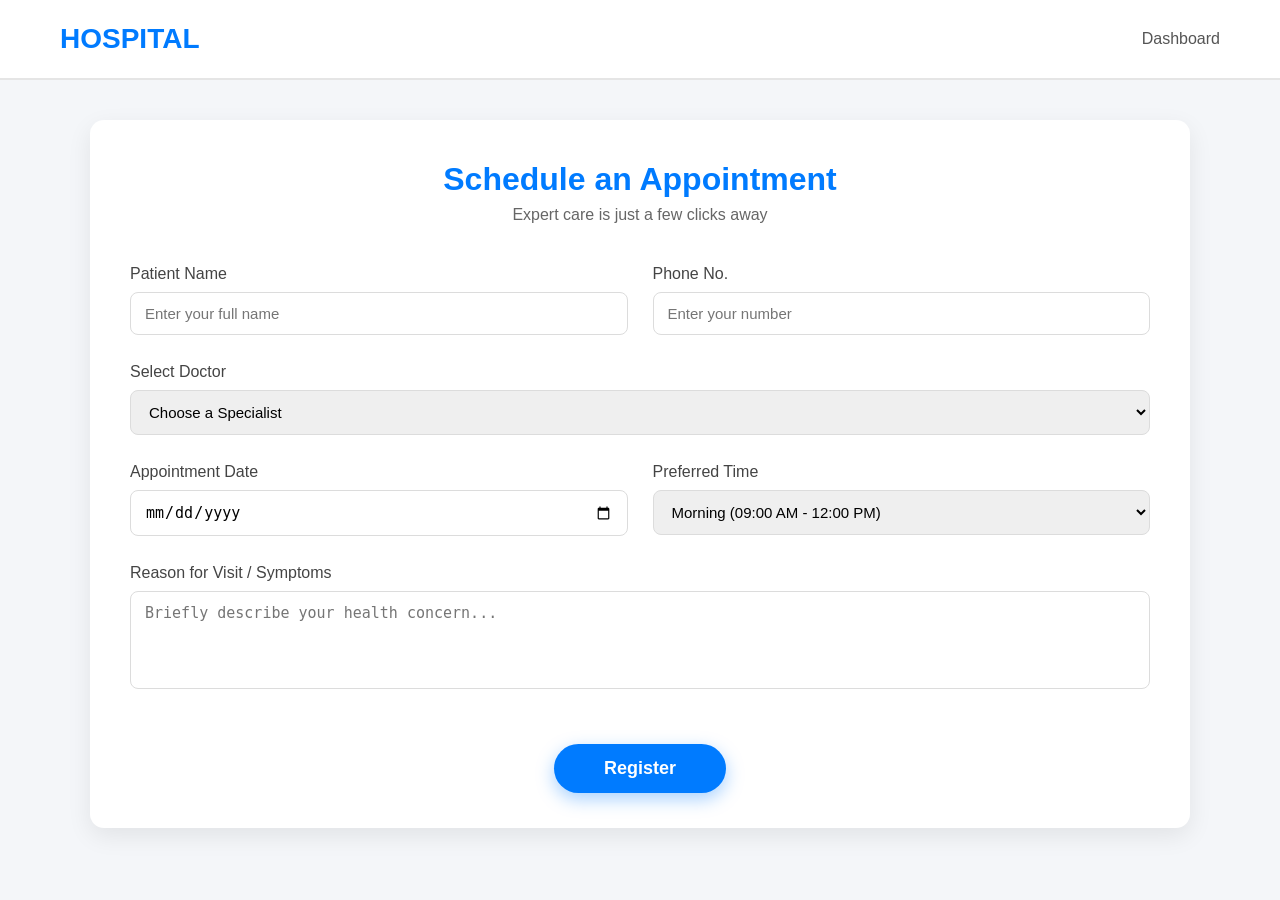
<file: pages/appointment.html>
<!DOCTYPE html>
<html lang="en">

<head>
  <meta charset="UTF-8">
  <meta name="viewport" content="width=device-width, initial-scale=1.0">
  <title>Book your Appointment</title>
  <link rel="stylesheet" href="../css/layout.css">
  <style>
    .container {
      max-width: 1100px;
      margin: 40px auto;
      padding: 35px 40px;
      background: #ffffff;
      border-radius: 14px;
      box-shadow: 0 8px 25px rgba(0, 0, 0, 0.08);
    }

    .container h1 {
      text-align: center;
      font-size: 32px;
      color: #007bff;
    }

    .container p {
      text-align: center;
      margin-bottom: 35px;
      color: #666;
    }

    form {
      display: flex;
      flex-wrap: wrap;
      gap: 25px;
    }

    .form-group {
      flex: 1 1 48%;
      display: flex;
      flex-direction: column;
    }

    .form-group.full-width {
      flex: 1 1 100%;
    }

    .form-group label {
      margin-bottom: 6px;
      font-weight: 500;
      color: #444;
    }

    input,
    select,
    textarea {
      padding: 12px 14px;
      font-size: 15px;
      border-radius: 8px;
      border: 1.5px solid #dcdcdc;
      outline: none;
      transition: all 0.3s ease;
    }

    textarea {
      resize: none;
    }

    input:focus,
    select:focus,
    textarea:focus {
      border-color: #007bff;
      box-shadow: 0 0 0 3px rgba(0, 123, 255, 0.15);
    }

    .button {
      width: 100%;
      display: flex;
      justify-content: center;
      margin-top: 30px;
    }

    .button input {
      background: #007bff;
      color: #ffffff;
      font-size: 18px;
      font-weight: 600;
      padding: 14px 50px;
      border: none;
      border-radius: 30px;
      cursor: pointer;
      transition: all 0.3s ease;
      box-shadow: 0 6px 18px rgba(0, 123, 255, 0.35);
    }

    .button input:hover {
      background: #0056b3;
      transform: translateY(-3px);
    }

    @media (max-width: 1024px) {
      .container {
        max-width: 95%;
        padding: 30px 30px;
      }

      .container h1 {
        font-size: 30px;
      }
    }

    @media (max-width: 768px) {
      .container {
        margin: 30px 15px;
        padding: 28px 25px;
      }

      form {
        gap: 20px;
      }

      .form-group {
        flex: 1 1 100%;
      }

      .container h1 {
        font-size: 28px;
      }

      .container p {
        font-size: 15px;
      }
    }

    @media (max-width: 576px) {
      .container {
        margin: 20px 10px;
        padding: 24px 18px;
      }

      .container h1 {
        font-size: 24px;
      }

      .container p {
        font-size: 14px;
        margin-bottom: 25px;
      }

      input,
      select,
      textarea {
        font-size: 14px;
        padding: 11px 12px;
      }

      .button input {
        font-size: 16px;
        padding: 12px 40px;
      }
    }

    @media (max-width: 360px) {
      .container {
        padding: 20px 14px;
      }

      .container h1 {
        font-size: 22px;
      }

      .container p {
        font-size: 13px;
      }

      .button input {
        font-size: 15px;
        padding: 11px 32px;
      }
    }
  </style>
</head>

<body>
  <header>
    <div class="logo">Hospital</div>
    <nav>
      <a href="dashboard.html">Dashboard</a>
    </nav>
  </header>
  <div class="container">
    <h1>Schedule an Appointment</h1>
    <p>Expert care is just a few clicks away</p>
    <form action="appointment" method="post">
      <div class="form-group">
        <label for="patientname">Patient Name</label>
        <input type="text" placeholder="Enter your full name" required name="patientname">
      </div>
      <div class="form-group">
        <label for="phone">Phone No.</label>
        <input type="text" placeholder="Enter your number" required name="phone">
      </div>
      <div class="form-group full-width">
        <label for="doctor">Select Doctor</label>
        <select id="doctor" required name="doctor">
          <option value="" disabled selected>Choose a Specialist</option>
          <optgroup label="Emergency">
            <option value="conrad">Dr. Conrad Hawkins</option>
            <option value="bashir">Dr. Bashir Hameed</option>
            <option value="mags">Dr. Magalie Leblanc</option>
            <option value="devon">Dr. Devon Pravesh</option>
          </optgroup>
          <optgroup label="Cardiology">
            <option value="aj">Dr. AJ Austin</option>
            <option value="bell">Dr. Randolph Bell</option>
            <option value="topher">Dr. Topher Callahan</option>
            <option value="bloom">Dr. Lauren Bloom</option>
          </optgroup>
          <optgroup label="Orthopedics">
            <option value="voss">Dr. Kit Voss</option>
            <option value="morgan">Dr. Morgan Reznick</option>
            <option value="irving">Dr. Irving Feldman</option>
            <option value="jordon">Dr. Jordon Alexander</option>
          </optgroup>
          <optgroup label="Pediatrics">
            <option value="iggy">Dr. Iggy Frome</option>
            <option value="theo">Dr. Theo Hunter</option>
            <option value="kincaid">Dr. Kincaid Sullivan</option>
            <option value="nic">Dr. Nicolette Nevin</option>
          </optgroup>
          <optgroup label="Neurology">
            <option value="billie">Dr. Billie Sutton</option>
            <option value="cain">Dr. Barrett Cain</option>
            <option value="reynolds">Dr. Floyd Reynolds</option>
            <option value="shawn">Dr. Shawn Murphy</option>
          </optgroup>
        </select>
      </div>
      <div class="form-group">
        <label for="date">Appointment Date</label>
        <input type="date" required name="date">
      </div>
      <div class="form-group">
        <label for="time">Preferred Time</label>
        <select id="time" name="time">
          <option>Morning (09:00 AM - 12:00 PM)</option>
          <option>Afternoon (01:00 PM - 04:00 PM)</option>
          <option>Evening (05:00 PM - 08:00 PM)</option>
        </select>
      </div>
      <div class="form-group full-width">
        <label for="notes">Reason for Visit / Symptoms</label>
        <textarea id="notes" name="notes" rows="4" placeholder="Briefly describe your health concern..."></textarea>
      </div>
      <div class="button">
        <input type="submit" value="Register">
      </div>
    </form>
  </div>
</body>

</html>
</file>
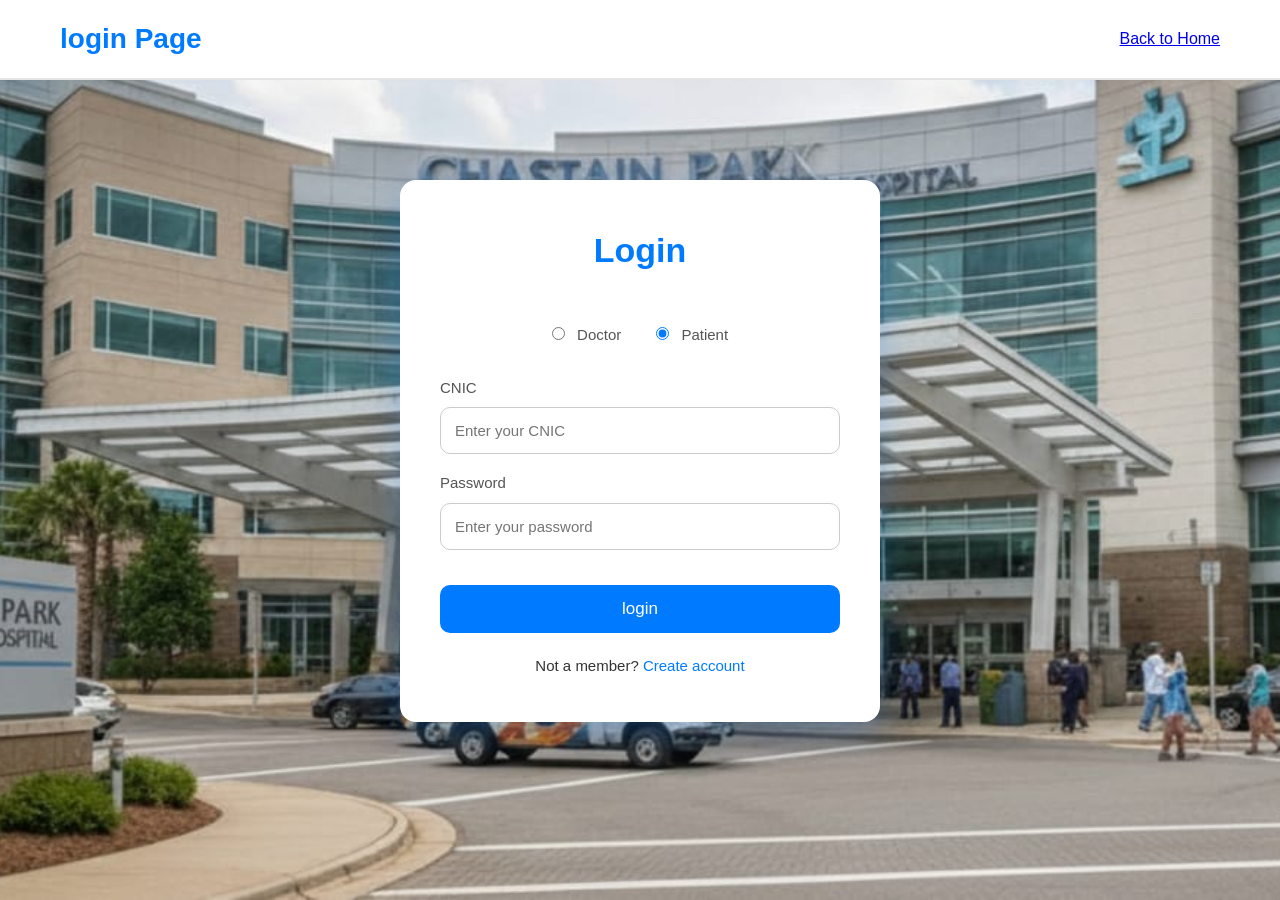
<file: pages/dashboard.html>
<!DOCTYPE html>
<html lang="en">

<head>
    <meta charset="UTF-8">
    <meta name="viewport" content="width=device-width, initial-scale=1.0">
    <title>Dashboard - Hospital Management System</title>
    <link rel="stylesheet" href="https://cdnjs.cloudflare.com/ajax/libs/font-awesome/6.0.0/css/all.min.css">
    <style>
        @import url('https://fonts.googleapis.com/css2?family=Poppins:wght@300;400;500;600;700&display=swap');

        * {
            margin: 0;
            padding: 0;
            box-sizing: border-box;
            font-family: 'Poppins', sans-serif;
        }

        body {
            background-color: #f4f6f9;
            color: #333;
        }

        header {
            display: flex;
            align-items: center;
            justify-content: space-between;
            padding: 18px 60px;
            background: #ffffff;
            box-shadow: 0 2px 10px rgba(0, 0, 0, 0.1);
            position: sticky;
            top: 0;
            z-index: 100;
        }

        header .logo {
            font-size: 28px;
            font-weight: 700;
            color: #007bff;
            text-transform: uppercase;
        }

        header nav a {
            margin-left: 25px;
            font-size: 16px;
            text-decoration: none;
            color: #555;
            transition: color 0.3s ease;
        }

        header nav a:hover {
            color: #007bff;
        }

        .logout-btn {
            background-color: #dc3545;
            color: white !important;
            padding: 8px 20px;
            border-radius: 5px;
            font-weight: 500;
        }

        .logout-btn:hover {
            background-color: #c82333;
        }

        .dashboard-container {
            max-width: 1200px;
            margin: 40px auto;
            padding: 0 20px;
        }

        .welcome-section {
            background: linear-gradient(135deg, #007bff, #0056b3);
            color: white;
            padding: 40px;
            border-radius: 15px;
            margin-bottom: 40px;
            box-shadow: 0 10px 20px rgba(0, 123, 255, 0.2);
        }

        .welcome-section h1 {
            font-size: 2.5rem;
            margin-bottom: 10px;
        }

        .welcome-section p {
            font-size: 1.1rem;
            opacity: 0.9;
        }

        .actions-grid {
            display: grid;
            grid-template-columns: repeat(auto-fit, minmax(250px, 1fr));
            gap: 30px;
        }

        .action-card {
            background: white;
            padding: 30px;
            border-radius: 15px;
            text-align: center;
            transition: transform 0.3s ease, box-shadow 0.3s ease;
            box-shadow: 0 5px 15px rgba(0, 0, 0, 0.05);
            text-decoration: none;
            color: inherit;
            display: flex;
            flex-direction: column;
            align-items: center;
            justify-content: center;
            height: 100%;
        }

        .action-card:hover {
            transform: translateY(-10px);
            box-shadow: 0 15px 30px rgba(0, 0, 0, 0.1);
        }

        .icon-box {
            width: 80px;
            height: 80px;
            background: #e7f1ff;
            border-radius: 50%;
            display: flex;
            align-items: center;
            justify-content: center;
            margin-bottom: 20px;
            color: #007bff;
            font-size: 2rem;
            transition: background 0.3s ease, color 0.3s ease;
        }

        .action-card:hover .icon-box {
            background: #007bff;
            color: white;
        }

        .action-card h3 {
            font-size: 1.5rem;
            margin-bottom: 10px;
            color: #333;
        }

        .action-card p {
            color: #666;
            font-size: 0.95rem;
        }

        .profile-section {
            background: white;
            padding: 30px;
            border-radius: 15px;
            margin-bottom: 40px;
            box-shadow: 0 5px 15px rgba(0, 0, 0, 0.05);
            display: none;
        
        }

        .profile-grid {
            display: grid;
            grid-template-columns: repeat(auto-fit, minmax(200px, 1fr));
            gap: 20px;
        }

        .profile-item strong {
            display: block;
            color: #777;
            font-size: 0.9em;
            margin-bottom: 5px;
        }

        .profile-item span {
            font-size: 1.1em;
            font-weight: 500;
        }

        @media (max-width: 768px) {
            header {
                padding: 15px 20px;
                flex-direction: column;
                gap: 15px;
            }

            .welcome-section {
                padding: 30px;
                text-align: center;
            }

            .welcome-section h1 {
                font-size: 2rem;
            }
        }
    </style>
</head>

<body>
    <header>
        <div class="logo">Hospital</div>
        <nav>
            <a href="../index.html">Home</a>
            <a href="#" class="logout-btn">Logout</a>
        </nav>
    </header>

    <div class="dashboard-container">
        <div class="welcome-section">
            <h1 id="welcomeUser">Welcome back!</h1>
            <p id="welcomeMessage">Ready to manage your health journey?</p>
        </div>

        <!-- Patient Profile Section -->
        <div id="patientProfile" class="profile-section">
            <h2 style="margin-bottom: 20px; color: #007bff; border-bottom: 2px solid #f0f0f0; padding-bottom: 10px;">My
                Profile (Patient)</h2>
            <div class="profile-grid">
                <div class="profile-item">
                    <strong>Name</strong>
                    <span id="pName">-</span>
                </div>
                <div class="profile-item">
                    <strong>CNIC</strong>
                    <span id="pCnic">-</span>
                </div>
                <div class="profile-item">
                    <strong>Age / Gender</strong>
                    <span id="pAgeGender">-</span>
                </div>
                <div class="profile-item">
                    <strong>Contact</strong>
                    <span id="pContact">-</span>
                </div>
                <div class="profile-item">
                    <strong>Email</strong>
                    <span id="pEmail">-</span>
                </div>
                <div class="profile-item">
                    <strong>Blood Group</strong>
                    <span id="pBlood">-</span>
                </div>
                <div class="profile-item">
                    <strong>Address</strong>
                    <span id="pAddress">-</span>
                </div>
                <div class="profile-item">
                    <strong>Guardian</strong>
                    <span id="pGuardian">-</span>
                </div>
                <div class="profile-item" style="grid-column: 1 / -1;">
                    <strong>Medical History</strong>
                    <span id="pMedical">-</span>
                </div>
            </div>
        </div>

        <!-- Doctor Profile Section -->
        <div id="doctorProfile" class="profile-section">
            <h2 style="margin-bottom: 20px; color: #007bff; border-bottom: 2px solid #f0f0f0; padding-bottom: 10px;">My
                Profile (Doctor)</h2>
            <div class="profile-grid">
                <div class="profile-item">
                    <strong>Name</strong>
                    <span id="dName">-</span>
                </div>
                <div class="profile-item">
                    <strong>Specialization</strong>
                    <span id="dSpec">-</span>
                </div>
                <div class="profile-item">
                    <strong>Department</strong>
                    <span id="dDept">-</span>
                </div>
                <div class="profile-item">
                    <strong>Registration No.</strong>
                    <span id="dReg">-</span>
                </div>
                <div class="profile-item">
                    <strong>CNIC</strong>
                    <span id="dCnic">-</span>
                </div>
                <div class="profile-item">
                    <strong>Contact</strong>
                    <span id="dContact">-</span>
                </div>
                <div class="profile-item">
                    <strong>Email</strong>
                    <span id="dEmail">-</span>
                </div>
                <div class="profile-item">
                    <strong>City</strong>
                    <span id="dCity">-</span>
                </div>
                <div class="profile-item">
                    <strong>Joining Date</strong>
                    <span id="dJoin">-</span>
                </div>
            </div>
        </div>

        <!-- Patient Actions -->
        <div id="patientActions" class="actions-grid" style="display: none;">
            <a href="appointment.html" class="action-card">
                <div class="icon-box">
                    <i class="fas fa-calendar-check"></i>
                </div>
                <h3>Book Appointment</h3>
                <p>Schedule a visit with our specialists</p>
            </a>

            <a href="payment.html" class="action-card">
                <div class="icon-box">
                    <i class="fas fa-credit-card"></i>
                </div>
                <h3>Make Payment</h3>
                <p>Securely pay your medical bills</p>
            </a>

            <a href="departments.html" class="action-card">
                <div class="icon-box">
                    <i class="fas fa-hospital-user"></i>
                </div>
                <h3>Find Doctors</h3>
                <p>Browse departments and specialists</p>
            </a>

            <a href="reviews.html" class="action-card">
                <div class="icon-box">
                    <i class="fas fa-star"></i>
                </div>
                <h3>Reviews</h3>
                <p>Share your experience with us</p>
            </a>
        </div>

        <!-- Doctor Actions -->
        <div id="doctorActions" class="actions-grid" style="display: none;">
            <a href="#" class="action-card">
                <div class="icon-box">
                    <i class="fas fa-calendar-alt"></i>
                </div>
                <h3>My Schedule</h3>
                <p>View your upcoming appointments</p>
            </a>

            <a href="#" class="action-card">
                <div class="icon-box">
                    <i class="fas fa-procedures"></i>
                </div>
                <h3>Patient Records</h3>
                <p>Access patient history and details</p>
            </a>

            <a href="departments.html" class="action-card">
                <div class="icon-box">
                    <i class="fas fa-hospital"></i>
                </div>
                <h3>Departments</h3>
                <p>View hospital departments</p>
            </a>

            <a href="reviews.html" class="action-card">
                <div class="icon-box">
                    <i class="fas fa-star"></i>
                </div>
                <h3>Reviews</h3>
                <p>See patient feedback</p>
            </a>
        </div>
    </div>

    <script>
        document.addEventListener('DOMContentLoaded', () => {
            const userJson = localStorage.getItem('currentUser');
            if (!userJson) {
                window.location.href = 'login.html';
                return;
            }

            const user = JSON.parse(userJson);

            // Check for Patient
            if (user.patientname) {
                document.getElementById('patientProfile').style.display = 'block';
                document.getElementById('patientActions').style.display = 'grid';

                document.getElementById('welcomeUser').textContent = `Welcome, ${user.patientname}!`;
                document.getElementById('welcomeMessage').textContent = "Ready to manage your health journey?";

                document.getElementById('pName').textContent = user.patientname;
                document.getElementById('pCnic').textContent = user.cnicid || 'N/A';
                document.getElementById('pAgeGender').textContent = `${user.age || ''} / ${user.gender || ''}`;
                document.getElementById('pContact').textContent = user.mobilenumber || 'N/A';
                document.getElementById('pEmail').textContent = user.email || 'N/A';
                document.getElementById('pBlood').textContent = user.bloodgroup || 'N/A';
                document.getElementById('pAddress').textContent = user.homeaddress || 'N/A';
                document.getElementById('pGuardian').textContent = user.guardianname || 'N/A';

                const allergies = user.allergies || '';
                const diseases = user.diseses || '';
                document.getElementById('pMedical').textContent = [allergies, diseases].filter(Boolean).join(', ') || 'None provided';
            }
            // Check for Doctor
            else if (user.doctor) {
                document.getElementById('doctorProfile').style.display = 'block';
                document.getElementById('doctorActions').style.display = 'grid';

                document.getElementById('welcomeUser').textContent = `Welcome, Dr. ${user.doctor}!`;
                document.getElementById('welcomeMessage').textContent = "Here is your professional dashboard.";

                document.getElementById('dName').textContent = user.doctor;
                document.getElementById('dSpec').textContent = user.specialization || 'N/A';
                document.getElementById('dDept').textContent = user.department || 'N/A';
                document.getElementById('dReg').textContent = user.number || 'N/A';
                document.getElementById('dCnic').textContent = user.cnicid || 'N/A';
                document.getElementById('dContact').textContent = user.mobilenumber || 'N/A';
                document.getElementById('dEmail').textContent = user.email || 'N/A';
                document.getElementById('dCity').textContent = user.city || 'N/A';
                document.getElementById('dJoin').textContent = user.date_of_joining || 'N/A';
            }
        });

        // Logout
        document.querySelector('.logout-btn').addEventListener('click', (e) => {
            e.preventDefault();
            localStorage.removeItem('currentUser');
            window.location.href = 'login.html';
        });
    </script>
</body>

</html>
</file>
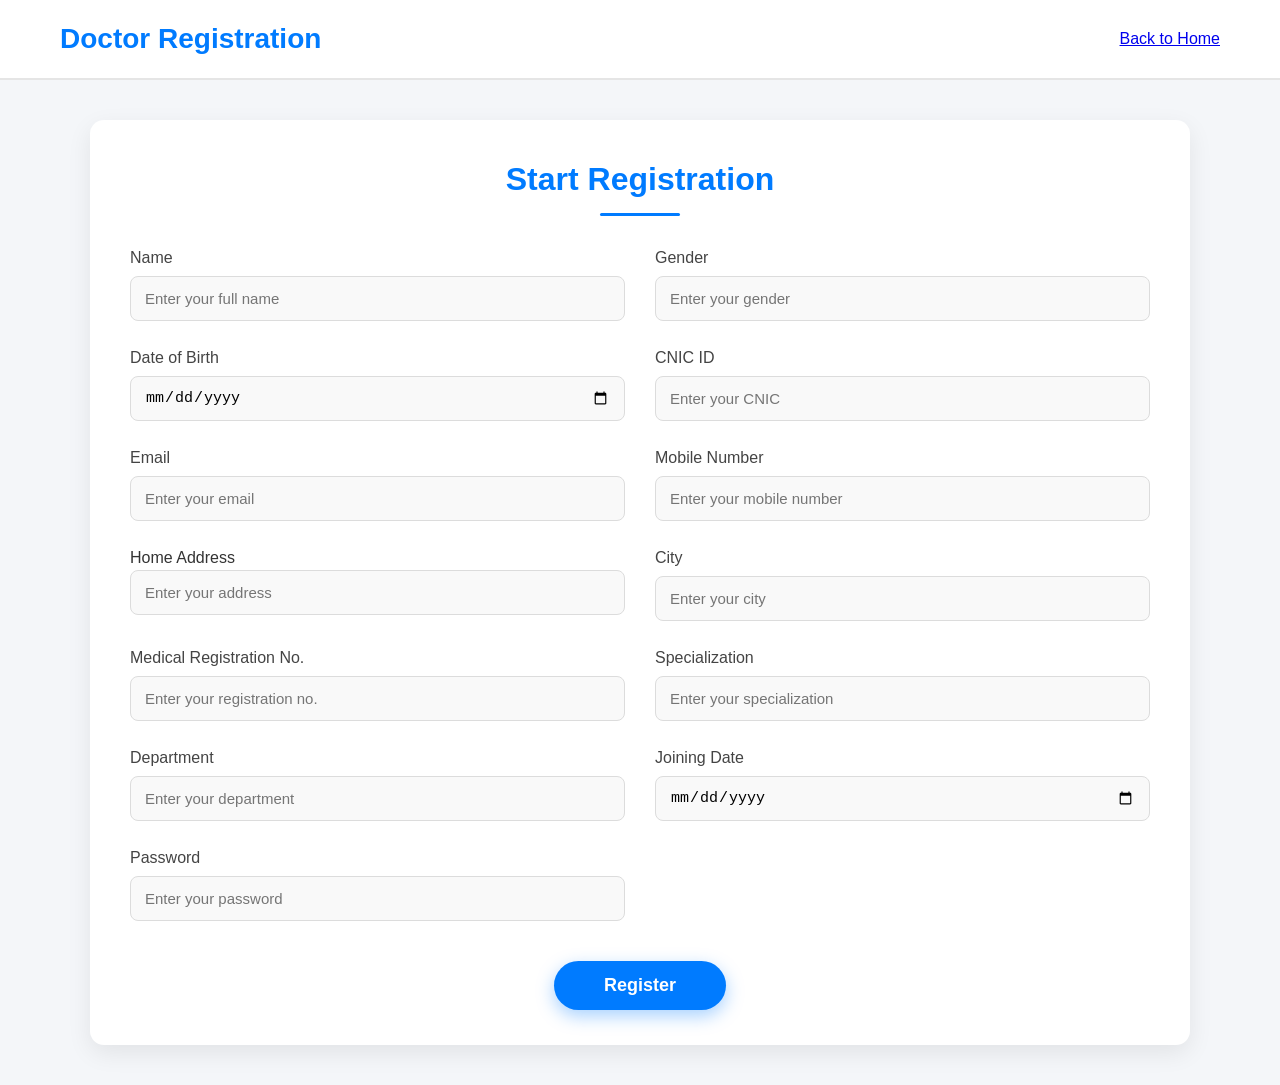
<file: pages/doctor.html>
<!DOCTYPE html>
<html lang="en">

<head>
  <meta charset="UTF-8">
  <meta name="viewport" content="width=device-width, initial-scale=1.0">
  <title>Doctor</title>
  <link rel="stylesheet" href="../css/responsive.css">
</head>

<body>
  <header>
    <h1>Doctor Registration</h1>
    <nav>
      <a href="../index.html">Back to Home</a>
    </nav>
  </header>
  <div class="container">
    <div class="title">Start Registration</div>
    <div class="content">

      <form id="doctorForm">
        <div class="user-details">
          <div class="input-box">
            <span class="details">Name</span>
            <input type="text" placeholder="Enter your full name" required name="doctor">
          </div>

          <div class="input-box">
            <span class="details">Gender</span>
            <input type="text" placeholder="Enter your gender" required name="gender">
          </div>

          <div class="input-box">
            <span class="details">Date of Birth</span>
            <input type="date" required name="date_of_birth">
          </div>

          <div class="input-box">
            <span class="details">CNIC ID</span>
            <input type="text" placeholder="Enter your CNIC" required name="cnicid">
          </div>

          <div class="input-box">
            <span class="details">Email</span>
            <input type="text" placeholder="Enter your email" required name="email">
          </div>

          <div class="input-box">
            <span class="details">Mobile Number</span>
            <input type="text" placeholder="Enter your mobile number " required name="mobilenumber">
          </div>

          <div class="input-box">
            <span class="detial">Home Address</span>
            <input type="text" placeholder="Enter your address" required name="address">
          </div>

          <div class="input-box">
            <span class="details">City</span>
            <input type="text" placeholder="Enter your city" required name="city">
          </div>

          <div class="input-box">
            <span class="details">Medical Registration No.</span>
            <input type="text" placeholder="Enter your registration no." required name="number">
          </div>

          <div class="input-box">
            <span class="details">Specialization</span>
            <input type="text" placeholder="Enter your specialization" required name="specialization">
          </div>

          <div class="input-box">
            <span class="details">Department</span>
            <input type="text" placeholder="Enter your department" required name="department">
          </div>

          <div class="input-box">
            <span class="details">Joining Date</span>
            <input type="date" required name="date_of_joining">
          </div>
          <div class="input-box">
            <span class="details">Password</span>
            <input type="password" placeholder="Enter your password" required name="password">
          </div>
        </div>
        <div class="button">
          <input type="submit" value="Register">
        </div>
      </form>
      <script>
        document.getElementById('doctorForm').addEventListener('submit', function (e) {
          e.preventDefault();
          const formData = new FormData(e.target);
          const data = Object.fromEntries(formData.entries());
          const doctors = JSON.parse(localStorage.getItem('doctors') || '[]');
          if (doctors.some(d => d.email === data.email || d.cnicid === data.cnicid)) {
            alert('Doctor with this Email or CNIC already exists!');
            return;
          }
          doctors.push(data);
          localStorage.setItem('doctors', JSON.stringify(doctors));
          alert('Doctor Registered Successfully!');
          window.location.href = 'login.html';
        });
      </script>
</body>

</html>
</file>
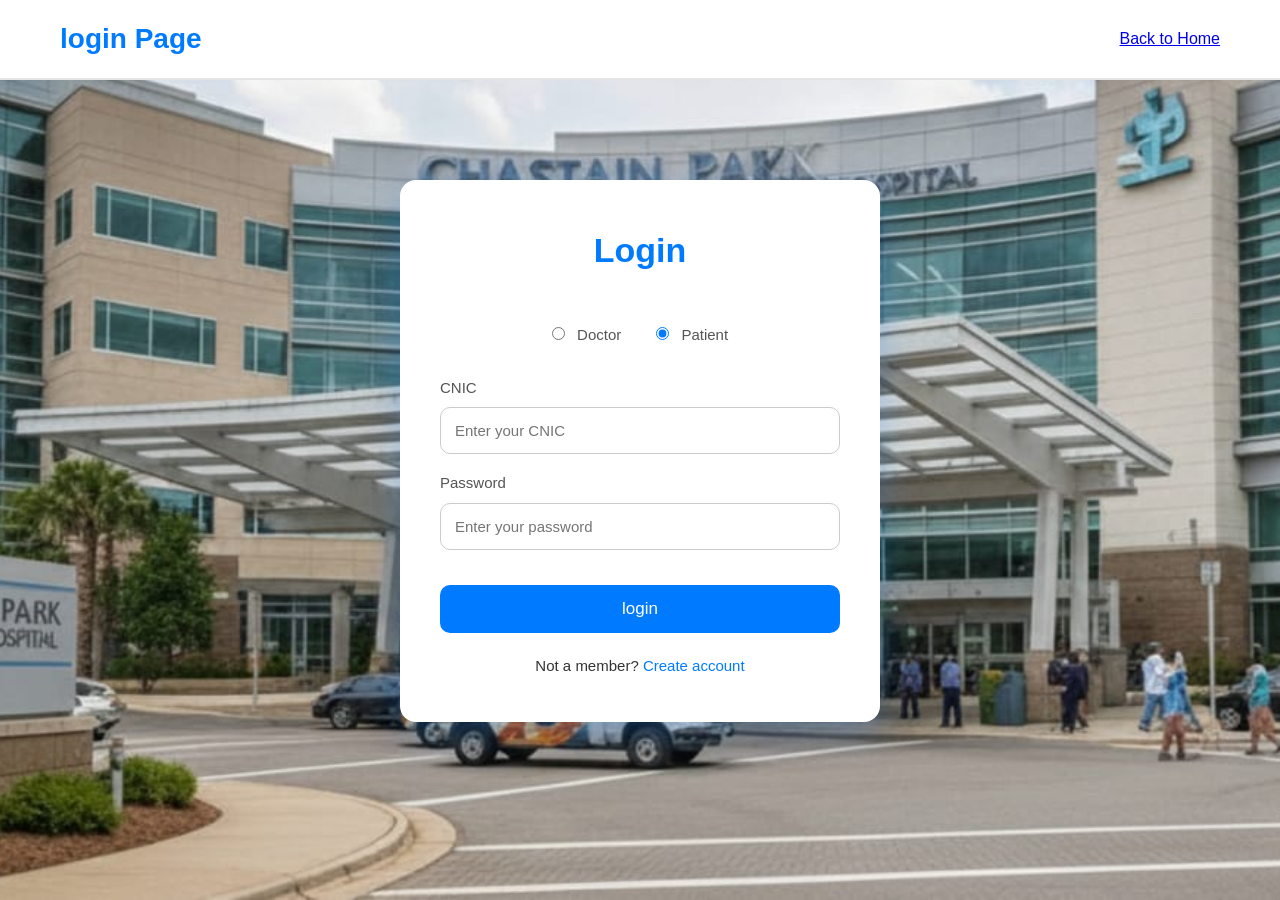
<file: pages/login.html>
<!DOCTYPE html>
<html lang="en">

<head>
    <meta charset="UTF-8">
    <meta name="viewport" content="width=device-width, initial-scale=1.0">
    <title>login Page</title>
    <link rel="stylesheet" href="../css/login.css">
</head>

<body>
    <header>
        <h1>login Page</h1>
        <nav>
            <a href="../index.html">Back to Home</a>
        </nav>
    </header>

    <div class="login-box">
        <h1>Login</h1>
        <div class="role">
            <label><input type="radio" name="role" value="doctor" checked> Doctor</label>
            <label><input type="radio" name="role" value="patient" checked> Patient</label>
        </div>
        <form action="" method="post">
            <label for="CNIC">CNIC</label>
            <input type="text" placeholder="Enter your CNIC" required name="CNIC">
            <label for="password">Password</label>
            <input type="password" placeholder="Enter your password" required name="password">
            <div class="button">
                <input type="submit" value="login">
            </div>
            <div class="register">
                Not a member? <a href="#" onclick="goToRegister()">Create account</a>
            </div>
        </form>
    </div>
    <script>
        function goToRegister() {
            const role = document.querySelector('input[name="role"]:checked').value;

            if (role === "doctor") {
                window.location.href = "doctor.html";
            } else {
                window.location.href = "patient.html";
            }
        }

        document.querySelector("form").addEventListener("submit", function (e) {
            e.preventDefault();

            const role = document.querySelector('input[name="role"]:checked').value;
            const cnic = document.querySelector('input[name="CNIC"]').value;
            const password = document.querySelector('input[name="password"]').value;

            if (cnic === "" || password === "") {
                alert("Please fill in all fields");
                return;
            }

            let users = [];
            if (role === "doctor") {
                users = JSON.parse(localStorage.getItem('doctors') || '[]');
            } else {
                users = JSON.parse(localStorage.getItem('patients') || '[]');
            }


            const user = users.find(u => (u.cnicid === cnic || u.cnicid === cnic || u.cnicid === cnic) && u.password === password);

            if (user) {
                alert(role.charAt(0).toUpperCase() + role.slice(1) + " Login Successful");

                localStorage.setItem('currentUser', JSON.stringify(user));
                window.location.href = "dashboard.html";
            } else {
                alert("Invalid Username or Password");
            }
        });
    </script>
</body>

</html>
</file>
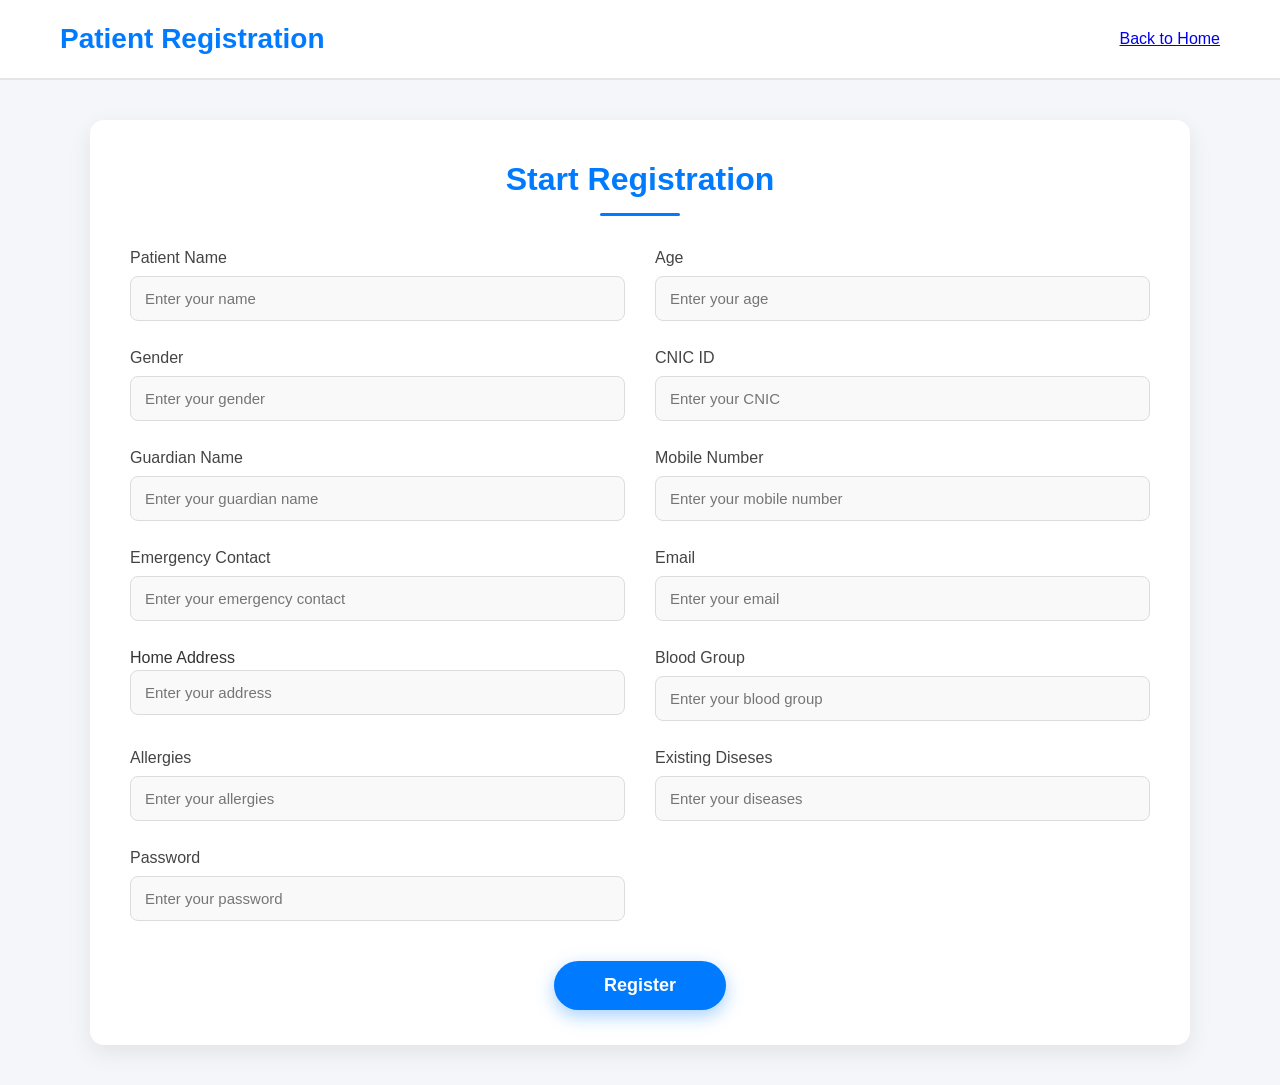
<file: pages/patient.html>
<!DOCTYPE html>
<html lang="en">

<head>
  <meta charset="UTF-8">
  <meta name="viewport" content="width=device-width, initial-scale=1.0">
  <title>Patient</title>
  <link rel="stylesheet" href="../css/responsive.css">
</head>

<body>
  <header>
    <h1>Patient Registration</h1>
    <nav>
      <a href="../index.html">Back to Home</a>
    </nav>
  </header>
  <div class="container">
    <div class="title">Start Registration</div>
    <div class="content">

      <form id="patientForm">
        <div class="user-details">
          <div class="input-box">
            <span class="details">Patient Name</span>
            <input type="text" placeholder="Enter your name" required name="patientname">
          </div>

          <div class="input-box">
            <span class="details">Age</span>
            <input type="text" placeholder="Enter your age" required name="age">
          </div>

          <div class="input-box">
            <span class="details">Gender</span>
            <input type="text" placeholder="Enter your gender" required name="gender">
          </div>

          <div class="input-box">
            <span class="details">CNIC ID</span>
            <input type="text" placeholder="Enter your CNIC" required name="cnicid">
          </div>

          <div class="input-box">
            <span class="details">Guardian Name</span>
            <input type="text" placeholder="Enter your guardian name" requited name="guardianname">
          </div>

          <div class="input-box">
            <span class="details">Mobile Number</span>
            <input type="text" placeholder="Enter your mobile number " required name="mobilenumber">
          </div>

          <div class="input-box">
            <span class="details">Emergency Contact</span>
            <input type="text" placeholder="Enter your emergency contact" required name="contact">
          </div>

          <div class="input-box">
            <span class="details">Email</span>
            <input type="text" placeholder="Enter your email" required name="email">
          </div>

          <div class="input-box">
            <span class="detial">Home Address</span>
            <input type="text" placeholder="Enter your address" required name="homeaddress">
          </div>

          <div class="input-box">
            <span class="details">Blood Group</span>
            <input type="text" placeholder="Enter your blood group" required name="bloodgroup">
          </div>

          <div class="input-box">
            <span class="details">Allergies</span>
            <input type="text" placeholder="Enter your allergies" required name="allergies">
          </div>

          <div class="input-box">
            <span class="details">Existing Diseses</span>
            <input type="text" placeholder="Enter your diseases" required name="diseses">
          </div>
          <div class="input-box">
            <span class="details">Password</span>
            <input type="password" placeholder="Enter your password" required name="password">
          </div>
        </div>
        <div class="button">
          <input type="submit" value="Register">
        </div>
      </form>
      <script>
        document.getElementById('patientForm').addEventListener('submit', function (e) {
          e.preventDefault();
          const formData = new FormData(e.target);
          const data = Object.fromEntries(formData.entries());
          const patients = JSON.parse(localStorage.getItem('patients') || '[]');
          if (patients.some(p => p.email === data.email || p.cnicid === data.cnicid)) {
            alert('Patient with this Email or CNIC already exists!');
            return;
          }
          patients.push(data);
          localStorage.setItem('patients', JSON.stringify(patients));
          alert('Patient Registered Successfully!');
          window.location.href = 'login.html';
        });
      </script>
</body>

</html>
</file>
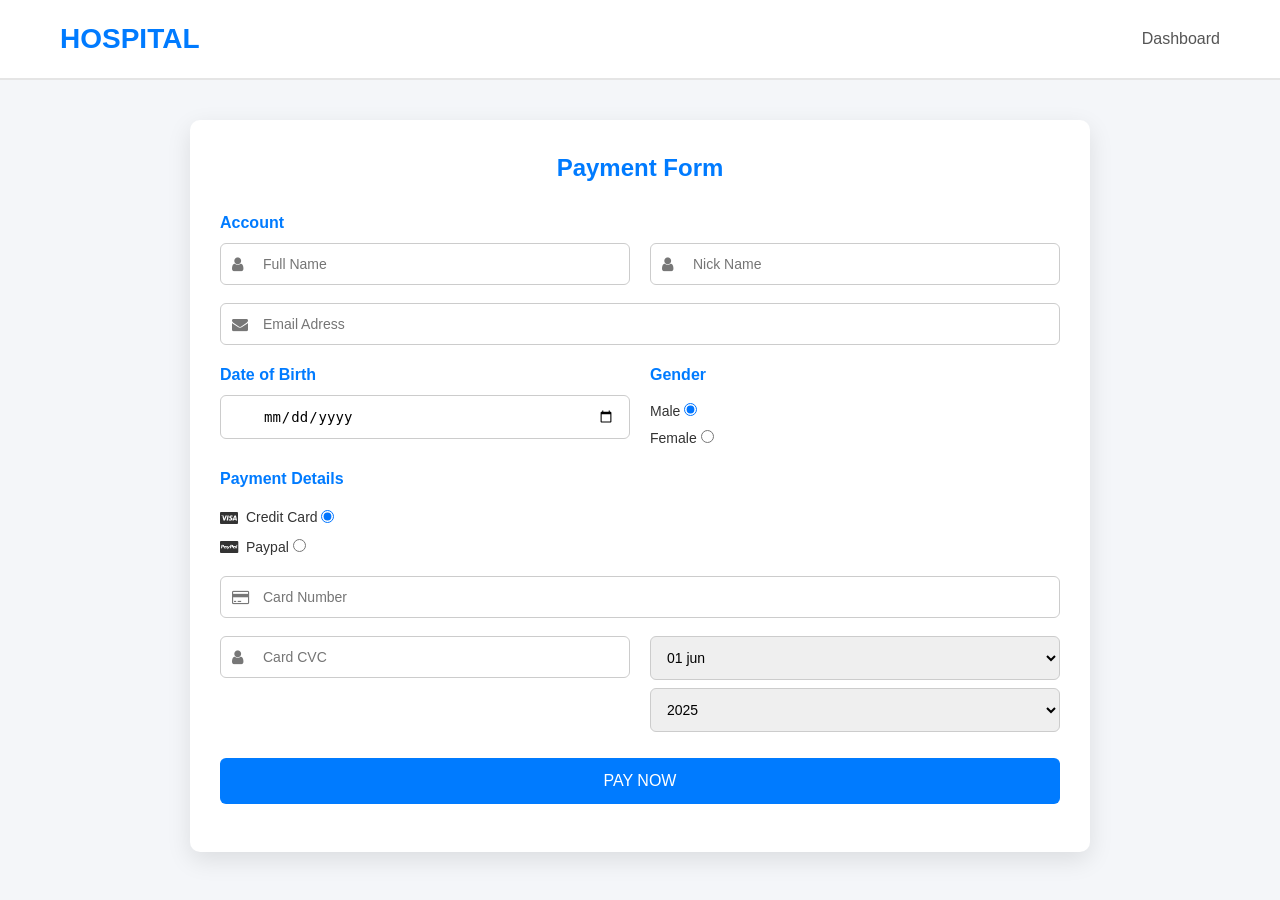
<file: pages/payment.html>
<!DOCTYPE html>
<html lang="en">

<head>
  <meta charset="UTF-8">
  <meta name="viewport" content="width=device-width, initial-scale=1.0">
  <title>Payment</title>
  <link href="https://stackpath.bootstrapcdn.com/font-awesome/4.7.0/css/font-awesome.min.css" rel="stylesheet"
    integrity="sha384-wvfXpqpZZVQGK6TAh5PVlGOfQNHSoD2xbE+QkPxCAFlNEevoEH3Sl0sibVcOQVnN" crossorigin="anonymous">
    <link rel="stylesheet" href="../css/layout.css">
  <style>
    * {
      margin: 0;
      padding: 0;
      box-sizing: border-box;
    }

    body {
      font-family: 'Poppins', sans-serif;
      background: #f4f6f9;
      color: #333;
      line-height: 1.5;
    }
    .wrapper {
      background-color: #fff;
      max-width: 900px;
      padding: 30px;
      margin: 40px auto;
      border-radius: 10px;
      box-shadow: 0 8px 25px rgba(0, 0, 0, 0.1);
    }

    .wrapper h2 {
      text-align: center;
      color: #007bff;
      margin-bottom: 25px;
    }

    h4 {
      margin-bottom: 8px;
      color: #007bff;
    }

    .input-group {
      display: flex;
      gap: 20px;
      margin-bottom: 18px;
    }

    .input-box {
      flex: 1;
      position: relative;
    }

    .name,
    input[type="date"],
    input[type="tel"],
    select {
      width: 100%;
      padding: 12px 14px 12px 42px;
      border: 1px solid #ccc;
      border-radius: 6px;
      font-size: 14px;
    }

    .icon {
      position: absolute;
      left: 12px;
      top: 50%;
      transform: translateY(-50%);
      color: #777;
    }

    .radio {
      display: inline-block;
      margin-right: 6px;
    }

    .input-box label {
      margin-right: 15px;
      font-size: 14px;
    }

    .input-group:nth-of-type(3) .input-box:last-child {
      display: flex;
      flex-direction: column;
      gap: 6px;
    }

    .input-group:nth-of-type(4) .input-box {
      display: flex;
      flex-direction: column;
      gap: 8px;
    }

    .input-box span {
      display: inline-flex;
      align-items: center;
      gap: 8px;
    }

    .input-group:nth-of-type(6) {
      align-items: flex-start;
    }

    .input-group:nth-of-type(6) select {
      margin-bottom: 8px;
      padding-left: 12px;
    }

    button {
      width: 100%;
      background: #007bff;
      color: #fff;
      padding: 14px;
      border: none;
      border-radius: 6px;
      font-size: 16px;
      cursor: pointer;
    }

    button:hover {
      background: #0056b3;
    }

    @media (max-width: 1024px) {
      header {
        padding: 16px 40px;
      }

      .wrapper {
        max-width: 95%;
        padding: 28px;
      }
    }

    @media (max-width: 768px) {
      header {
        flex-direction: column;
        padding: 14px 20px;
        text-align: center;
      }

      header nav {
        display: flex;
        flex-wrap: wrap;
        justify-content: center;
        margin-top: 10px;
      }

      header nav a {
        margin: 6px 10px;
        font-size: 15px;
      }

      .wrapper {
        margin: 30px 15px;
        padding: 25px;
      }

      .input-group {
        flex-direction: column;
        gap: 15px;
      }
    }

    @media (max-width: 576px) {
      header .logo {
        font-size: 22px;
      }

      header nav a {
        font-size: 14px;
        margin: 5px 8px;
      }

      .wrapper {
        margin: 20px 10px;
        padding: 22px 18px;
      }

      .wrapper h2 {
        font-size: 22px;
      }

      h4 {
        font-size: 15px;
      }

      .name,
      input[type="date"],
      input[type="tel"],
      select {
        font-size: 13px;
        padding: 11px 12px 11px 38px;
      }

      button {
        font-size: 15px;
        padding: 13px;
      }
    }

    @media (max-width: 360px) {
      header {
        padding: 12px 15px;
      }

      header .logo {
        font-size: 20px;
      }

      header nav a {
        font-size: 13px;
      }

      .wrapper {
        padding: 18px 14px;
      }

      .wrapper h2 {
        font-size: 20px;
      }

      .name,
      input[type="date"],
      input[type="tel"],
      select {
        font-size: 12px;
        padding-left: 36px;
      }

      button {
        font-size: 14px;
      }
    }
  </style>
</head>

<body>
  <header>
    <div class="logo">Hospital</div>
    <nav>
      <a href="dashboard.html">Dashboard</a>
    </nav>
  </header>
 
  <div class="wrapper">
    <h2>Payment Form</h2>
    <form method="POST">
      <h4>Account</h4>
      <div class="input-group">
        <div class="input-box">
          <input type="text" placeholder="Full Name" required class="name">
          <i class="fa fa-user icon"></i>
        </div>
        <div class="input-box">
          <input type="text" placeholder="Nick Name" required class="name">
          <i class="fa fa-user icon"></i>
        </div>
      </div>
      <div class="input-group">
        <div class="input-box">
          <input type="email" placeholder="Email Adress" required class="name">
          <i class="fa fa-envelope icon"></i>
        </div>
      </div>
      <div class="input-group">
        <div class="input-box">
          <h4> Date of Birth</h4>
          <input type="date" required name="date of birth">
        </div>
        <div class="input-box">
          <h4> Gender</h4>
          <label for="b1"><span>Male</span>
            <input type="radio" id="b1" name="gendar" checked class="radio"></label>
          <label for="b2"><span>Female</span>
            <input type="radio" id="b2" name="gendar" class="radio"></label>
        </div>
      </div>
      <div class="input-group">
        <div class="input-box">
          <h4>Payment Details</h4>
          <label for="bc1"><span><i class="fa fa-cc-visa"></i> Credit Card</span>
            <input type="radio" name="pay" id="bc1" checked class="radio"></label>
          <label for="bc2"><span><i class="fa fa-cc-paypal"></i> Paypal</span>
            <input type="radio" name="pay" id="bc2" class="radio"></label>
        </div>
      </div>
      <div class="input-group">
        <div class="input-box">
          <input type="tel" placeholder="Card Number" required class="name">
          <i class="fa fa-credit-card icon"></i>
        </div>
      </div>
      <div class="input-group">
        <div class="input-box">
          <input type="tel" placeholder="Card CVC" required class="name">
          <i class="fa fa-user icon"></i>
        </div>
        <div class="input-box">
          <select>
            <option>01 jun</option>
            <option>02 jun</option>
            <option>03 jun</option>
          </select>
          <select>
            <option>2025</option>
            <option>2026</option>
            <option>2027</option>
          </select>
        </div>
      </div>
      <div class="input-group">
        <div class="input-box">
          <button type="submit">PAY NOW</button>
        </div>
      </div>
    </form>
  </div>
</body>

</html>
</file>
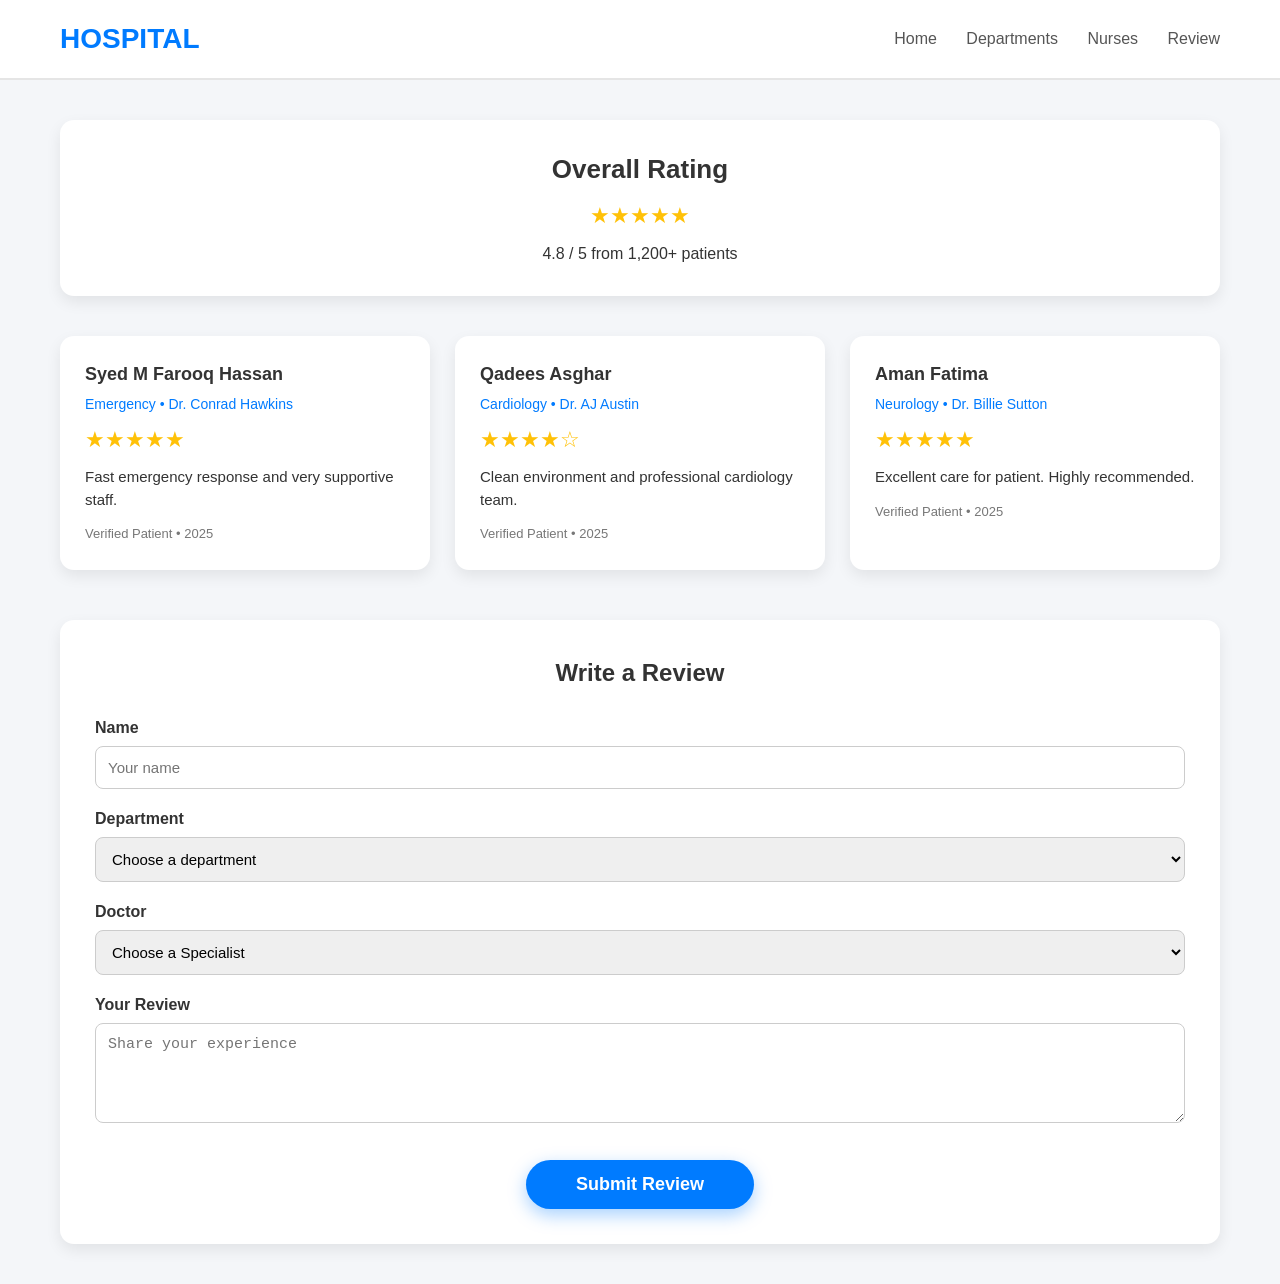
<file: pages/reviews.html>
<!DOCTYPE html>
<html lang="en">

<head>
  <meta charset="UTF-8">
  <meta name="viewport" content="width=device-width, initial-scale=1.0">
  <title>Review</title>
  <style>
    * {
      margin: 0;
      padding: 0;
      box-sizing: border-box;
    }

    body {
      font-family: 'Poppins', sans-serif;
      background: #f4f6f9;
      color: #333;
      line-height: 1.5;
    }

    header {
      display: flex;
      align-items: center;
      justify-content: space-between;
      padding: 18px 60px;
      background: #ffffff;
      border-bottom: 2px solid #e5e5e5;
      position: sticky;
      top: 0;
      z-index: 100;
    }

    header .logo {
      font-size: 28px;
      font-weight: 700;
      color: #007bff;
      text-transform: uppercase;
    }

    header nav a {
      margin-left: 25px;
      font-size: 16px;
      text-decoration: none;
      color: #555;
      transition: color 0.3s ease;
    }

    header nav a:hover {
      color: #007bff;
      font-weight: 500;
    }

    .container {
      max-width: 1200px;
      margin: auto;
      padding: 40px 20px;
    }

    .rating-summary {
      background: #ffffff;
      padding: 30px;
      border-radius: 14px;
      text-align: center;
      box-shadow: 0 6px 15px rgba(0, 0, 0, 0.08);
      margin-bottom: 40px;
    }

    .rating-summary h2 {
      font-size: 26px;
      margin-bottom: 10px;
    }

    .stars {
      color: #ffc107;
      font-size: 22px;
      margin-bottom: 10px;
    }

    .reviews {
      display: grid;
      grid-template-columns: repeat(auto-fit, minmax(280px, 1fr));
      gap: 25px;
      margin-bottom: 50px;
    }

    .review-card {
      background: #ffffff;
      padding: 25px;
      border-radius: 14px;
      box-shadow: 0 6px 15px rgba(0, 0, 0, 0.08);
    }

    .review-card h3 {
      font-size: 18px;
      margin-bottom: 6px;
    }

    .department {
      font-size: 14px;
      color: #007bff;
      margin-bottom: 8px;
    }

    .review-card p {
      font-size: 15px;
      margin: 10px 0;
    }

    .review-card span {
      font-size: 13px;
      color: #777;
    }

    .review-form {
      background: #ffffff;
      padding: 35px;
      border-radius: 14px;
      box-shadow: 0 6px 15px rgba(0, 0, 0, 0.08);
    }

    .review-form h2 {
      text-align: center;
      margin-bottom: 25px;
    }

    .form-group {
      margin-bottom: 18px;
    }

    label {
      font-weight: 600;
      display: block;
      margin-bottom: 6px;
    }

    input[type="text"],
    select,
    textarea {
      width: 100%;
      padding: 12px;
      font-size: 15px;
      border-radius: 8px;
      border: 1px solid #ccc;
    }

    textarea {
      resize: vertical;
      min-height: 100px;
    }

    .button {
      width: 100%;
      display: flex;
      justify-content: center;
      margin-top: 30px;
    }

    .button input {
      background: #007bff;
      color: #ffffff;
      font-size: 18px;
      font-weight: 600;
      padding: 14px 50px;
      border: none;
      border-radius: 30px;
      cursor: pointer;
      transition: all 0.3s ease;
      box-shadow: 0 6px 18px rgba(0, 123, 255, 0.35);
    }

    .button input:hover {
      background: #0056b3;
      transform: translateY(-3px);
    }

    @media (max-width: 1024px) {
      header {
        padding: 16px 40px;
      }

      .container {
        padding: 35px 20px;
      }

      .rating-summary,
      .review-form {
        padding: 28px;
      }
    }

    @media (max-width: 768px) {
      header {
        flex-direction: column;
        padding: 14px 20px;
        text-align: center;
      }

      header nav {
        display: flex;
        flex-wrap: wrap;
        justify-content: center;
        margin-top: 10px;
      }

      header nav a {
        margin: 6px 10px;
        font-size: 15px;
      }

      .reviews {
        gap: 20px;
      }

      .rating-summary h2 {
        font-size: 24px;
      }

      .review-form {
        padding: 25px;
      }
    }

    @media (max-width: 576px) {
      header .logo {
        font-size: 22px;
      }

      header nav a {
        font-size: 14px;
        margin: 5px 8px;
      }

      .container {
        padding: 25px 15px;
      }

      .rating-summary {
        padding: 22px;
      }

      .rating-summary h2 {
        font-size: 22px;
      }

      .stars {
        font-size: 20px;
      }

      .review-card {
        padding: 20px;
      }

      .review-card h3 {
        font-size: 16px;
      }

      .review-card p {
        font-size: 14px;
      }

      .review-form h2 {
        font-size: 22px;
      }

      input[type="text"],
      select,
      textarea {
        font-size: 14px;
        padding: 11px;
      }

      .button input {
        font-size: 16px;
        padding: 12px 40px;
      }
    }

    @media (max-width: 360px) {
      header {
        padding: 12px 15px;
      }

      header .logo {
        font-size: 20px;
      }

      header nav a {
        font-size: 13px;
      }

      .rating-summary h2 {
        font-size: 20px;
      }

      .stars {
        font-size: 18px;
      }

      .review-form {
        padding: 20px 15px;
      }

      .button input {
        font-size: 15px;
        padding: 11px 32px;
      }
    }
  </style>
</head>

<body>
  <header>
    <div class="logo">Hospital</div>
    <nav>
      <a href="../index.html">Home</a>
      <a href="departments.html">Departments</a>
      <a href="nurses.html">Nurses</a>

      <a href="reviews.html">Review</a>
    </nav>
  </header>
  <div class="container">
    <div class="rating-summary">
      <h2>Overall Rating</h2>
      <div class="stars">★★★★★</div>
      <p>4.8 / 5 from 1,200+ patients</p>
    </div>
    <div class="reviews">
      <div class="review-card">
        <h3>Syed M Farooq Hassan</h3>
        <div class="department">Emergency • Dr. Conrad Hawkins</div>
        <div class="stars">★★★★★</div>
        <p>Fast emergency response and very supportive staff.</p>
        <span>Verified Patient • 2025</span>
      </div>
      <div class="review-card">
        <h3>Qadees Asghar</h3>
        <div class="department">Cardiology • Dr. AJ Austin</div>
        <div class="stars">★★★★☆</div>
        <p>Clean environment and professional cardiology team.</p>
        <span>Verified Patient • 2025</span>
      </div>
      <div class="review-card">
        <h3>Aman Fatima</h3>
        <div class="department">Neurology • Dr. Billie Sutton</div>
        <div class="stars">★★★★★</div>
        <p>Excellent care for patient. Highly recommended.</p>
        <span>Verified Patient • 2025</span>
      </div>
    </div>
    <div class="review-form">
      <h2>Write a Review</h2>
      <form>
        <div class="form-group">
          <label>Name</label>
          <input type="text" placeholder="Your name" required name="name">
        </div>
        <div class="form-group">
          <label>Department</label>
          <select id="department" required name="department">
            <option value="" disabled selected>Choose a department</option>
            <option>Emergency</option>
            <option>Cardiology</option>
            <option>Neurology</option>
            <option>Pediatrics</option>
            <option>Orthopedics</option>
          </select>
        </div>
        <div class="form-group">
          <label>Doctor</label>
          <select id="doctor" required name="doctor">
            <option value="" disabled selected>Choose a Specialist</option>
            <option>Dr. Conrad Hawkins</option>
            <option>Dr. Bashir Hameed</option>
            <option>Dr. Magalie Lenlanc</option>
            <option>Dr Devon Pravesh</option>
            <option>Dr. AJ Austin</option>
            <option>Dr. Randolph Bell</option>
            <option>Dr. Topher Callahan</option>
            <option>Dr. Lauren Bloom</option>
            <option>Dr. Kitt Voss</option>
            <option>Dr. Morgan Reznick</option>
            <option>Dr. Lrving Feldman</option>
            <option>Dr. Jordon Alexander</option>
            <option>Dr. Iggy Frome</option>
            <option>Dr. theo Hunter</option>
            <option>Dr. Kincaid Sullivan</option>
            <option>Dr. Nicolette Nevin</option>
            <option>Dr. Bille Sutton</option>
            <option>Dr. Barrett Cain</option>
            <option>Dr Floyd Reynolds</option>
            <option>Dr. shawn Murphy</option>
          </select>
        </div>
        <div class="form-group">
          <label>Your Review</label>
          <textarea placeholder="Share your experience" required></textarea>
        </div>
        <div class="button">
          <input type="submit" value="Submit Review">
        </div>
      </form>
    </div>
  </div>
</body>

</html>
</file>
<file: css/layout.css>
* {
  margin: 0;
  padding: 0;
  box-sizing: border-box;
}

body {
  font-family: 'Poppins', sans-serif;
  background: #f4f6f9;
  color: #333;
  line-height: 1.5;
}

header {
  display: flex;
  align-items: center;
  justify-content: space-between;
  padding: 18px 60px;
  background: #ffffff;
  border-bottom: 2px solid #e5e5e5;
  position: sticky;
  top: 0;
  z-index: 100;
}

header .logo {
  font-size: 28px;
  font-weight: 700;
  color: #007bff;
  text-transform: uppercase;
}

header nav a {
  margin-left: 25px;
  font-size: 16px;
  text-decoration: none;
  color: #555;
  transition: color 0.3s ease;
}

header nav a:hover {
  color: #007bff;
  font-weight: 500;
}
</file>
<file: css/responsive.css>
* {
  margin: 0;
  padding: 0;
  box-sizing: border-box;
}

body {
  font-family: 'Poppins', sans-serif;
  background: #f4f6f9;
  color: #333;
  line-height: 1.5;
}

header {
  display: flex;
  align-items: center;
  justify-content: space-between;
  padding: 18px 60px;
  background: #ffffff;
  border-bottom: 2px solid #e5e5e5;
  position: sticky;
  top: 0;
  z-index: 100;
}

header h1 {
  font-size: 28px;
  font-weight: 700;
  color: #007bff;
}

header nav a {
  font-weight: 500;
}

.container {
  max-width: 1100px;
  margin: 40px auto;
  background: #ffffff;
  padding: 35px 40px;
  border-radius: 14px;
  box-shadow: 0px 8px 25px rgba(0, 0, 0, 0.08);
}


.container .title {
  font-size: 32px;
  font-weight: 700;
  color: #007bff;
  text-align: center;
  margin-bottom: 30px;
  position: relative;
}

.container .title::after {
  content: "";
  width: 80px;
  height: 3px;
  background: #007bff;
  display: block;
  margin: 10px auto 0;
  border-radius: 2px;
}

.content form {
  width: 100%;
}

.user-details {
  display: grid;
  grid-template-columns: repeat(2, 1fr);
  gap: 25px 30px;
}


.input-box {
  display: flex;
  flex-direction: column;
}

.input-box .details {
  font-weight: 500;
  margin-bottom: 6px;
  color: #444;
}

.input-box input {
  height: 45px;
  padding: 0 14px;
  border-radius: 8px;
  border: 1.5px solid #dcdcdc;
  font-size: 15px;
  transition: all 0.3s ease;
  outline: none;
  background: #f9f9f9;
}

.input-box input:focus {
  border-color: #007bff;
  background: #ffffff;
  box-shadow: 0px 0px 0px 3px rgba(0, 123, 255, 0.15);
}

.button {
  margin-top: 40px;
  text-align: center;
}

.button input {
  background: #007bff;
  color: #ffffff;
  font-size: 18px;
  font-weight: 600;
  padding: 14px 50px;
  border: none;
  border-radius: 30px;
  cursor: pointer;
  transition: all 0.4s ease;
  box-shadow: 0px 6px 18px rgba(0, 123, 255, 0.35);
}

.button input:hover {
  background: #0056b3;
  transform: translateY(-3px);
  box-shadow: 0px 10px 25px rgba(0, 123, 255, 0.45);
}

/* Responsive Media Queries */

@media (max-width: 768px) {
  .user-details {
    grid-template-columns: 1fr;
  }

  header {
    flex-direction: column;
    text-align: center;
    padding: 15px;
    gap: 10px;
  }

  header h1 {
    font-size: 24px;
  }

  header nav {
    display: flex;
    flex-wrap: wrap;
    justify-content: center;
    gap: 15px;
  }

  .container {
    margin: 20px auto;
    padding: 20px;
    width: 90%;
  }

  .container .title {
    font-size: 24px;
  }

  .button input {
    width: 100%;
    font-size: 16px;
    padding: 12px;
  }

  .input-box input {
    font-size: 14px;
  }
}

@media (max-width: 480px) {
  .container {
    padding: 15px;
    margin: 15px auto;
  }

  .container .title {
    font-size: 22px;
  }

  .user-details {
    gap: 15px;
  }

  .input-box input {
    height: 40px;
  }
}
</file>
<file: css/login.css>
* {
  margin: 0;
  padding: 0;
  box-sizing: border-box;
}

body {
  font-family: 'Poppins', sans-serif;
   background-image: url(../images/front.jpg);
  background-size: cover;
  background-position: center;
  background-repeat: no-repeat;
  background-attachment: fixed;
  color: #333;
  line-height: 1.5;
}

header {
  display: flex;
  align-items: center;
  justify-content: space-between;
  padding: 18px 60px;
  background: #ffffff;
  border-bottom: 2px solid #e5e5e5;
  position: sticky;
  top: 0;
  z-index: 100;
}

header h1 {
  font-size: 28px;
  font-weight: 700;
  color: #007bff;
}

header nav a {
  font-weight: 500;
}

.login-box {
    width: 480px;                 
    max-width: 90%;
    background: #ffffff;
    padding: 45px 40px;
    margin: 100px auto;
    border-radius: 16px;
    box-shadow: 0px 12px 35px rgba(0, 123, 255, 0.25);
    animation: fadeIn 0.7s ease;
}

.login-box h1 {
    text-align: center;
    font-size: 34px;
    color: #007bff;
    margin-bottom: 30px;
}

.role {
    display: flex;
    justify-content: center;
    gap: 35px;
    margin-bottom: 30px;
    font-size: 16px;
}

.role label {
    cursor: pointer;
    color: #444;
}

.role input {
    accent-color: #007bff;
    margin-right: 8px;
}

.login-box label {
    font-size: 15px;
    font-weight: 500;
    color: #555;
    margin-top: 18px;
    display: block;
}

.login-box input[type="text"],
.login-box input[type="password"] {
    width: 100%;
    padding: 14px;
    margin-top: 8px;
    border-radius: 10px;
    border: 1px solid #ccc;
    font-size: 15px;
    transition: 0.3s ease;
}

.login-box input:focus {
    border-color: #007bff;
    box-shadow: 0 0 8px rgba(0,123,255,0.3);
}

.button {
    margin-top: 35px;
}

.button input {
    width: 100%;
    padding: 14px;
    font-size: 17px;
    border-radius: 10px;
    background: #007bff;
    color: #ffffff;
    border: none;
    cursor: pointer;
    transition: 0.3s ease;
}

.button input:hover {
    background: #0056b3;
    transform: translateY(-2px);
}

.register {
    text-align: center;
    margin-top: 22px;
    font-size: 15px;
}

.register a {
    color: #007bff;
    font-weight: 500;
    text-decoration: none;
}

.register a:hover {
    text-decoration: underline;
}

@keyframes fadeIn {
    from {
        opacity: 0;
        transform: translateY(40px);
    }
    to {
        opacity: 1;
        transform: translateY(0);
    }
}

@media (max-width: 768px) {
    header {
        flex-direction: column;
        align-items: flex-start;
        padding: 16px 30px;
        gap: 10px;
    }

    header h1 {
        font-size: 24px;
    }

    header nav {
        width: 100%;
        display: flex;
        justify-content: flex-start;
        gap: 15px;
        flex-wrap: wrap;
    }

    .login-box {
        width: 90%;
        margin: 60px auto;
        padding: 35px 28px;
    }

    .login-box h1 {
        font-size: 28px;
        margin-bottom: 25px;
    }

    .role {
        gap: 20px;
        margin-bottom: 25px;
    }

    .button input {
        font-size: 16px;
        padding: 12px;
    }
}

@media (max-width: 480px) {
    header {
        padding: 14px 20px;
        flex-direction: column;
        align-items: flex-start;
    }

    header h1 {
        font-size: 22px;
    }

    header nav {
        width: 100%;
        gap: 12px;
    }

    .login-box {
        width: 95%;
        margin: 40px auto;
        padding: 28px 20px;
    }

    .login-box h1 {
        font-size: 24px;
        margin-bottom: 20px;
    }

    .role {
        flex-direction: column;
        gap: 12px;
        align-items: flex-start;
        margin-bottom: 20px;
    }

    .login-box label,
    .register {
        font-size: 14px;
    }

    .login-box input[type="text"],
    .login-box input[type="password"] {
        padding: 12px;
        font-size: 14px;
    }

    .button input {
        padding: 12px;
        font-size: 15px;
    }
}
</file>
